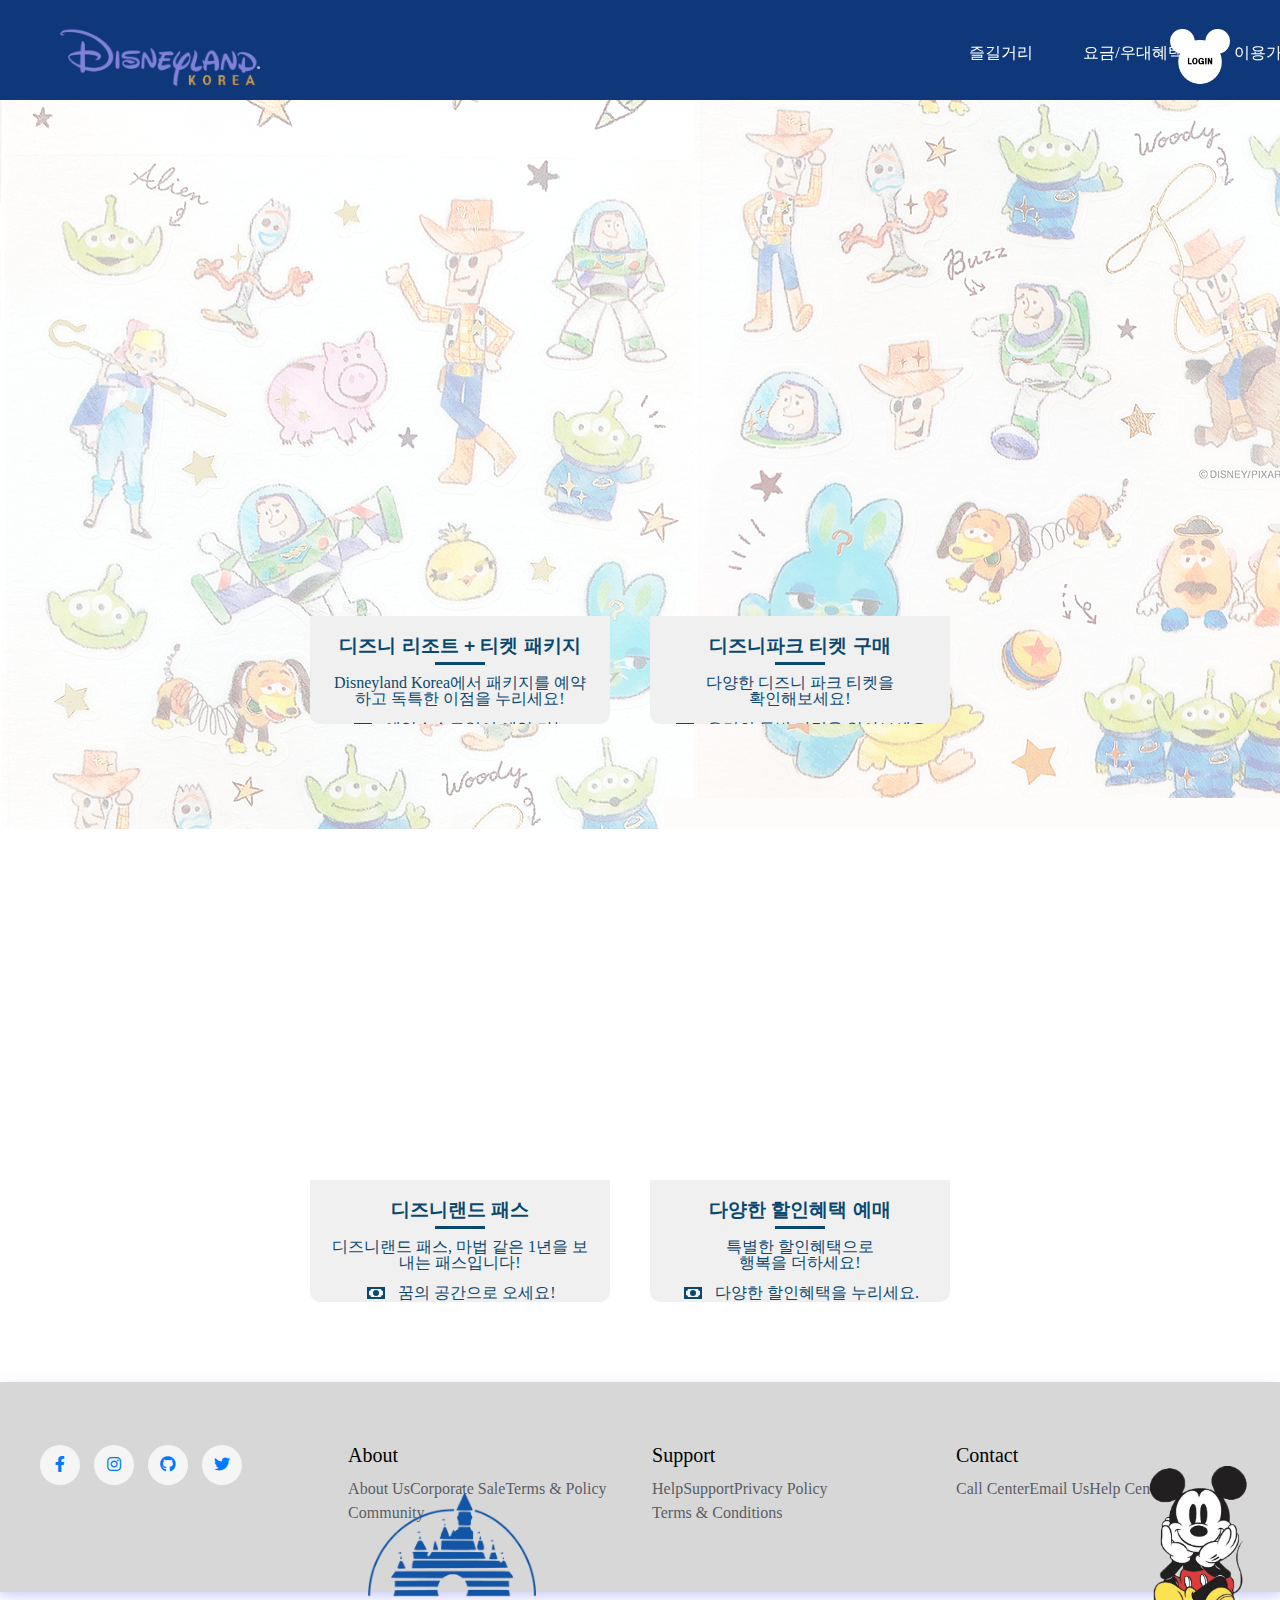
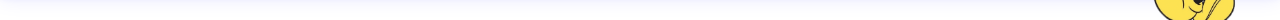
<file: booking.html>
<!DOCTYPE html>
<html lang="en">
<head>
  <meta charset="UTF-8">
  <meta name="viewport" content="width=device-width, initial-scale=1.0">
  <link rel="stylesheet" href="css/normalize.css">
  <link rel="stylesheet" href="css/booking.css">
  <link href="https://cdnjs.cloudflare.com/ajax/libs/font-awesome/6.0.0-beta3/css/all.min.css" rel="stylesheet">
  <script src="js/mouse.js"></script>
  <title>Document</title>
</head>
<body>
  <div id="wrap">
    <div id="nav">
      <div class="inner">
        <h1 class="logo">
          <a href="index.html">
            <img src="images/logo3.png" alt="disney" width="200" height="66">
          </a>
        </h1>
        <nav class="nav1">
          <ul class="gnb clear">
            <li><a href="#">즐길거리</a>
              <ul class="lnb" id="lnb1">
                <li><a href="sub_att.html">놀이기구</a></li>
                <li><a href="#">페스티벌</a></li>
                <li><a href="#">식당/쇼핑</a></li>
              </ul>
            </li>
            <li><a href="#">요금/우대혜택</a>
              <ul class="lnb" id="lnb2">
                <li><a href="#">이용요금</a></li>
                <li><a href="#">숙소요금</a></li>
                <li><a href="salepage.html">할인&혜택</a></li>
              </ul>
            </li>
            <li><a href="#">이용가이드</a>
              <ul class="lnb" id="lnb3">
                <li><a href="#">운영/운휴</a></li>
                <li><a href="#">이용안내</a></li>
                <li><a href="#">오시는길</a></li>
              </ul>
            </li>
            <li><a href="#">소통서비스</a>
              <ul class="lnb" id="lnb3">
                <li><a href="#">공지사항</a></li>
                <li><a href="#">FAQ</a></li>
                <li><a href="#">고객의소리</a></li>
              </ul>
            </li>
          </ul>
        </nav>
        <div class="login"><a href="login.html"><img src="images/login.png" alt="로그인 아이콘" width="60"></a></div>
      </div>
    </div><!--header end-->
    <header>
  
    </header><!--visual-slider end-->
  </div>
<div id="book_card">
<ul>
  <li class="booking-card" style="background-image: url(https://disneyland-hotel-disneyland-paris.booked.kr/data/Photos/1920x1080/15961/1596103/1596103812/Disneyland-Hotel-Chessy-Exterior.JPEG)">
    <div class="book-container">
      <div class="content">
        <button class="btn">Book now</button>
      </div>
    </div>
    <div class="informations-container">
      <h2 class="title">디즈니 리조트 + 티켓 패키지</h2>
      <p class="sub-title">Disneyland Korea에서 패키지를 예약하고 독특한 이점을 누리세요! </p>
      <p class="price"><svg class="icon" style="width:24px;height:24px" viewBox="0 0 24 24">
    <path fill="currentColor" d="M3,6H21V18H3V6M12,9A3,3 0 0,1 15,12A3,3 0 0,1 12,15A3,3 0 0,1 9,12A3,3 0 0,1 12,9M7,8A2,2 0 0,1 5,10V14A2,2 0 0,1 7,16H17A2,2 0 0,1 19,14V10A2,2 0 0,1 17,8H7Z" />
</svg>예약수수료없이 예약 가능</p>
      <div class="more-information">
        <div class="info-and-date-container">
          <div class="box info">
            <svg class="icon" style="width:24px;height:24px" viewBox="0 0 24 24">
      <path fill="currentColor" d="M11,9H13V7H11M12,20C7.59,20 4,16.41 4,12C4,7.59 7.59,4 12,4C16.41,4 20,7.59 20,12C20,16.41 16.41,20 12,20M12,2A10,10 0 0,0 2,12A10,10 0 0,0 12,22A10,10 0 0,0 22,12A10,10 0 0,0 12,2M11,17H13V11H11V17Z" />
  </svg>
            <p>무언가 적을 예정</p>
          </div>
          <div class="box date">
            <svg class="icon" style="width:24px;height:24px" viewBox="0 0 24 24">
      <path fill="currentColor" d="M19,19H5V8H19M16,1V3H8V1H6V3H5C3.89,3 3,3.89 3,5V19A2,2 0 0,0 5,21H19A2,2 0 0,0 21,19V5C21,3.89 20.1,3 19,3H18V1M17,12H12V17H17V12Z" />
  </svg>
            <p>2024.08.23</p>
          </div>
        </div>
        <p class="disclaimer">Lorem ipsum dolor sit amet consectetur, adipisicing elit. Quasi eveniet perferendis culpa. Expedita architecto nesciunt, rem distinctio</p>
        </div>
    </div>
  </li>
  <li class="booking-card" style="background-image: url(https://media-cdn.tripadvisor.com/media/photo-s/13/94/ea/17/disneyland-park.jpg);">
    <div class="book-container">
      <div class="content">
        <button class="btn" onclick="location.href='booking2.html' ";>Book now</button>
      </div>
    </div>
    <div class="informations-container">
      <h2 class="title">디즈니파크 티켓 구매</h2>
      <p class="sub-title">다양한 디즈니 파크 티켓을<br>확인해보세요!</p>
      <p class="price"><svg class="icon" style="width:24px;height:24px" viewBox="0 0 24 24">
    <path fill="currentColor" d="M3,6H21V18H3V6M12,9A3,3 0 0,1 15,12A3,3 0 0,1 12,15A3,3 0 0,1 9,12A3,3 0 0,1 12,9M7,8A2,2 0 0,1 5,10V14A2,2 0 0,1 7,16H17A2,2 0 0,1 19,14V10A2,2 0 0,1 17,8H7Z" />
</svg>우리의 특별 가격을 알아보세요</p>
      <div class="more-information">
        <div class="info-and-date-container">
          <div class="box info">
            <svg class="icon" style="width:24px;height:24px" viewBox="0 0 24 24">
      <path fill="currentColor" d="M11,9H13V7H11M12,20C7.59,20 4,16.41 4,12C4,7.59 7.59,4 12,4C16.41,4 20,7.59 20,12C20,16.41 16.41,20 12,20M12,2A10,10 0 0,0 2,12A10,10 0 0,0 12,22A10,10 0 0,0 22,12A10,10 0 0,0 12,2M11,17H13V11H11V17Z" />
  </svg>
            <p>무언가 적을 예정</p>
          </div>
          <div class="box date">
            <svg class="icon" style="width:24px;height:24px" viewBox="0 0 24 24">
      <path fill="currentColor" d="M19,19H5V8H19M16,1V3H8V1H6V3H5C3.89,3 3,3.89 3,5V19A2,2 0 0,0 5,21H19A2,2 0 0,0 21,19V5C21,3.89 20.1,3 19,3H18V1M17,12H12V17H17V12Z" />
  </svg>
            <p>2024</p>
          </div>
        </div>
        <p class="disclaimer">Lorem ipsum dolor sit amet consectetur, adipisicing elit. Quasi eveniet perferendis culpa. Expedita architecto nesciunt, rem distinctio</p>
        </div>
    </div>
  </li>
  <li class="booking-card" style="background-image: url(https://contents-cdn.viewus.co.kr/image/2023/06/CP-2022-0105/image-dbe8e3db-e8b3-4ff3-9813-3b0c51882545.jpeg);">
    <div class="book-container">
      <div class="content">
        <button class="btn" onclick="location.href='booking_annual.html' ";>Book now</button>
      </div>
    </div>
    <div class="informations-container">
      <h2 class="title">디즈니랜드 패스</h2>
      <p class="sub-title">디즈니랜드 패스, 마법 같은 1년을 보내는 패스입니다!</p>
      <p class="price"><svg class="icon" style="width:24px;height:24px" viewBox="0 0 24 24">
    <path fill="currentColor" d="M3,6H21V18H3V6M12,9A3,3 0 0,1 15,12A3,3 0 0,1 12,15A3,3 0 0,1 9,12A3,3 0 0,1 12,9M7,8A2,2 0 0,1 5,10V14A2,2 0 0,1 7,16H17A2,2 0 0,1 19,14V10A2,2 0 0,1 17,8H7Z" />
</svg>꿈의 공간으로 오세요!</p>
      <div class="more-information">
        <div class="info-and-date-container">
          <div class="box info">
            <svg class="icon" style="width:24px;height:24px" viewBox="0 0 24 24">
      <path fill="currentColor" d="M11,9H13V7H11M12,20C7.59,20 4,16.41 4,12C4,7.59 7.59,4 12,4C16.41,4 20,7.59 20,12C20,16.41 16.41,20 12,20M12,2A10,10 0 0,0 2,12A10,10 0 0,0 12,22A10,10 0 0,0 22,12A10,10 0 0,0 12,2M11,17H13V11H11V17Z" />
  </svg>
            <p>무언가 적을 예정</p>
          </div>
          <div class="box date">
            <svg class="icon" style="width:24px;height:24px" viewBox="0 0 24 24">
      <path fill="currentColor" d="M19,19H5V8H19M16,1V3H8V1H6V3H5C3.89,3 3,3.89 3,5V19A2,2 0 0,0 5,21H19A2,2 0 0,0 21,19V5C21,3.89 20.1,3 19,3H18V1M17,12H12V17H17V12Z" />
  </svg>
            <p>2024</p>
          </div>
        </div>
        <p class="disclaimer">Lorem ipsum dolor sit amet consectetur, adipisicing elit. Quasi eveniet perferendis culpa. Expedita architecto nesciunt, rem distinctio</p>
        </div>
    </div>
  </li>
  <li class="booking-card" style="background-image: url(https://contents-cdn.viewus.co.kr/image/2023/06/CP-2022-0105/image-03d3fb02-915c-4599-8df9-f9c8822887fd.jpeg);">
    <div class="book-container">
      <div class="content">
        <button class="btn">Book now</button>
      </div>
    </div>
    <div class="informations-container">
      <h2 class="title">다양한 할인혜택 예매</h2>
      <p class="sub-title">특별한 할인혜택으로<br>행복을 더하세요!</p>
      <p class="price"><svg class="icon" style="width:24px;height:24px" viewBox="0 0 24 24">
    <path fill="currentColor" d="M3,6H21V18H3V6M12,9A3,3 0 0,1 15,12A3,3 0 0,1 12,15A3,3 0 0,1 9,12A3,3 0 0,1 12,9M7,8A2,2 0 0,1 5,10V14A2,2 0 0,1 7,16H17A2,2 0 0,1 19,14V10A2,2 0 0,1 17,8H7Z" />
</svg>다양한 할인혜택을 누리세요.</p>
      <div class="more-information">
        <div class="info-and-date-container">
          <div class="box info">
            <svg class="icon" style="width:24px;height:24px" viewBox="0 0 24 24">
      <path fill="currentColor" d="M11,9H13V7H11M12,20C7.59,20 4,16.41 4,12C4,7.59 7.59,4 12,4C16.41,4 20,7.59 20,12C20,16.41 16.41,20 12,20M12,2A10,10 0 0,0 2,12A10,10 0 0,0 12,22A10,10 0 0,0 22,12A10,10 0 0,0 12,2M11,17H13V11H11V17Z" />
  </svg>
            <p>Centre Pompidou at PARIS</p>
          </div>
          <div class="box date">
            <svg class="icon" style="width:24px;height:24px" viewBox="0 0 24 24">
      <path fill="currentColor" d="M19,19H5V8H19M16,1V3H8V1H6V3H5C3.89,3 3,3.89 3,5V19A2,2 0 0,0 5,21H19A2,2 0 0,0 21,19V5C21,3.89 20.1,3 19,3H18V1M17,12H12V17H17V12Z" />
  </svg>
            <p>2024</p>
          </div>
        </div>
        <p class="disclaimer">Lorem ipsum dolor sit amet consectetur, adipisicing elit. Quasi eveniet perferendis culpa. Expedita architecto nesciunt, rem distinctio</p>
        </div>
    </div>
  </li>
</ul>
</div>
<footer class="footer_area">
  <div class="f_container">
      <div class="footer_widgets">
          <!-- Social Media -->
          <div class="social_media">
              <a href="#" class="social_icon" title="Facebook"><i class="fab fa-facebook-f"></i></a>
              <a href="#" class="social_icon" title="Instagram"><i class="fab fa-instagram"></i></a>
              <a href="#" class="social_icon" title="github"><i class="fab fa-github"></i></a>
              <a href="#" class="social_icon" title="Twitter"><i class="fab fa-twitter"></i></a>
          </div>
          <!-- Footer Sections -->
          <div class="footer_sections">
              <!-- About Section -->
              <div class="footer_section">
                  <h5 class="section_title">About</h5>
                  <ul>
                      <li><a href="#">About Us</a></li>
                      <li><a href="#">Corporate Sale</a></li>
                      <li><a href="#">Terms & Policy</a></li>
                      <li><a href="#">Community</a></li>
                  </ul>
              </div>
              <!-- Support Section -->
              <div class="footer_section">
                  <h5 class="section_title">Support</h5>
                  <ul>
                      <li><a href="#">Help</a></li>
                      <li><a href="#">Support</a></li>
                      <li><a href="#">Privacy Policy</a></li>
                      <li><a href="#">Terms & Conditions</a></li>
                  </ul>
              </div>
              <!-- Contact Section -->
              <div class="footer_section">
                  <h5 class="section_title">Contact</h5>
                  <ul>
                      <li><a href="#">Call Center</a></li>
                      <li><a href="#">Email Us</a></li>
                      <li><a href="#">Help Center</a></li>
                  </ul>
              </div>
          </div>
              
      </div>
<!-- mickey mouse -->
<div class="mickey_icon">
<img src="images/micky.png" alt="#" class="mickey_icon">
</div>
<!-- disney castle logo -->
<div>
<img src="images/pngwing.com.png" alt="#" class="Dcastle">
</div>
  </div>
</footer>  
  <script>
       
        function navigo() {
          const nav = document.querySelector('#nav');
          const hideStartPosition = 150; // 스크롤 위치가 이 값보다 클 때 메뉴를 숨김
          const fixedStartPosition = 100; // 스크롤 위치가 이 값보다 클 때 메뉴를 고정
    
          document.addEventListener('scroll', onScroll, { passive: true });
    
          function onScroll() {
            const scrollPosition = window.pageYOffset;
    
            if (scrollPosition >= fixedStartPosition) {
              nav.classList.add('fixed');
            } else {
              nav.classList.remove('fixed');
            }
    
            if (scrollPosition >= hideStartPosition) {
              nav.classList.add('hidden');
            } else {
              nav.classList.remove('hidden');
            }
          }
        }
    
        navigo();
    
        
    
    </script>
</body>
</html>
</file>
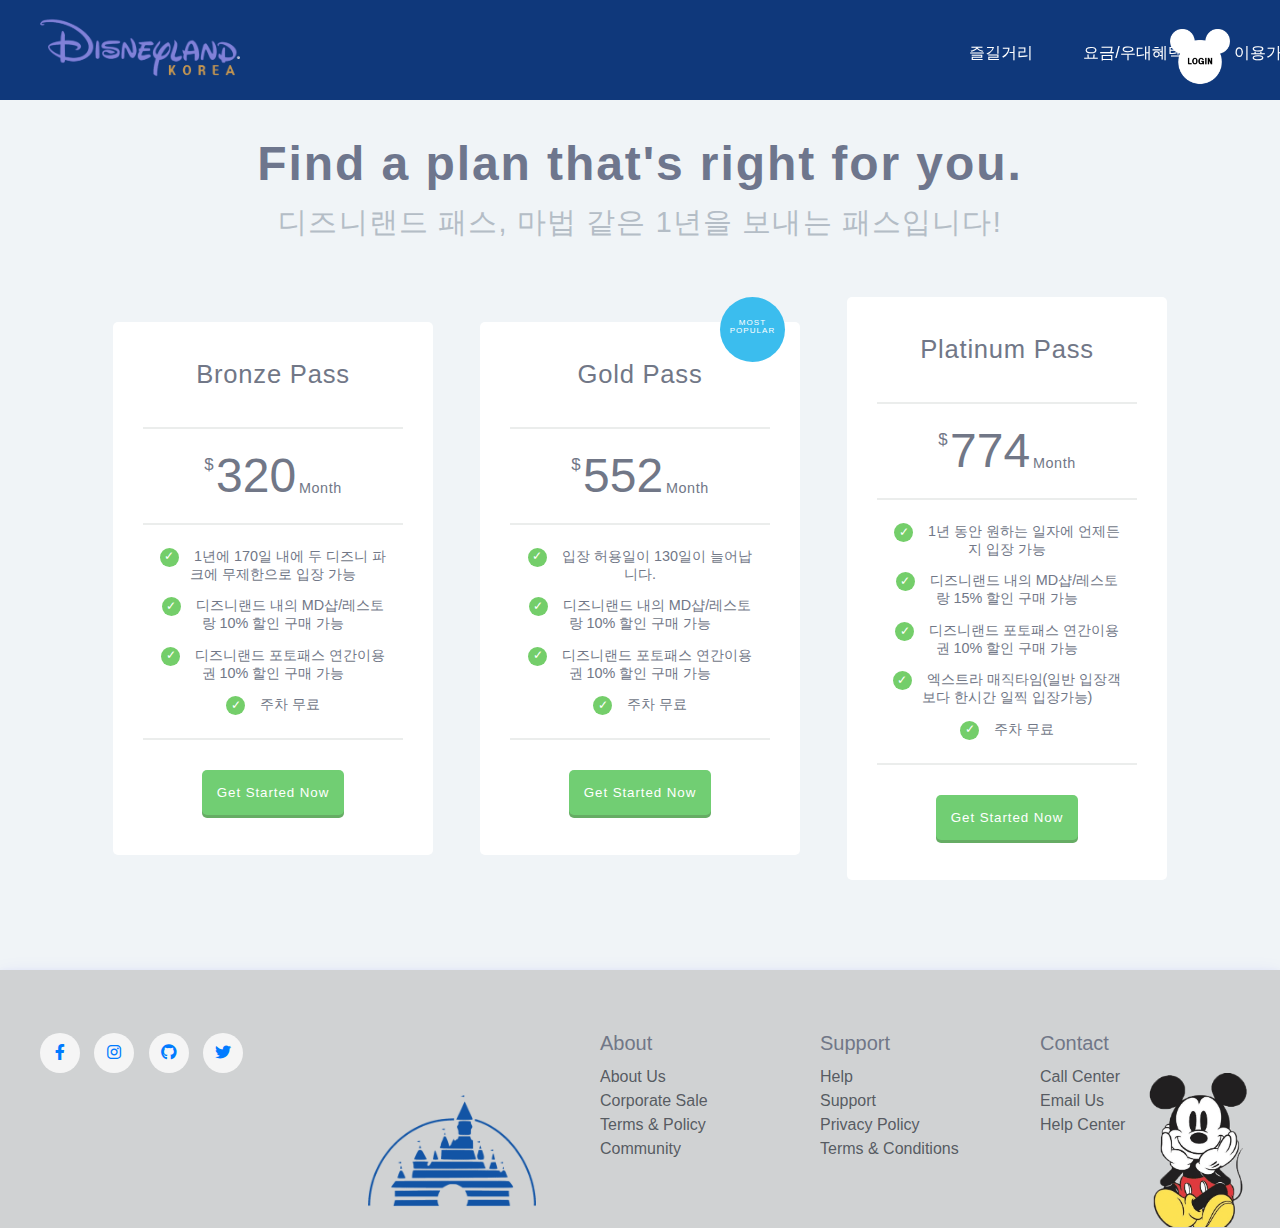
<file: booking_annual.html>
<!DOCTYPE html>
<html lang="en">
<head>
  <meta charset="UTF-8">
  <meta name="viewport" content="width=device-width, initial-scale=1.0">
  <link rel="stylesheet" href="css/normalize.css">
  <link rel="stylesheet" href="css/booking_annual.css">
  <link href="https://cdnjs.cloudflare.com/ajax/libs/font-awesome/6.0.0-beta3/css/all.min.css" rel="stylesheet">
  <script src="js/mouse.js"></script>
  <script src="https://code.jquery.com/jquery-3.6.0.min.js"></script>
  <title>Document</title>
</head>
<body>
  <div id="toTop"><a href="booking.html"><img src="images/지니.png" width="200"></a></div>
  <div id="wrap">
    <div id="nav">
      <div class="inner">
        <h1 class="logo">
          <a href="index.html">
            <img src="images/logo3.png" alt="disney" width="200" height="66">
          </a>
        </h1>
        <nav class="nav1">
          <ul class="gnb clear">
            <li><a href="#">즐길거리</a>
              <ul class="lnb" id="lnb1">
                <li><a href="sub_att.html">놀이기구</a></li>
                <li><a href="#">페스티벌</a></li>
                <li><a href="#">식당/쇼핑</a></li>
              </ul>
            </li>
            <li><a href="#">요금/우대혜택</a>
              <ul class="lnb" id="lnb2">
                <li><a href="#">이용요금</a></li>
                <li><a href="#">숙소요금</a></li>
                <li><a href="salepage.html">할인&혜택</a></li>
              </ul>
            </li>
            <li><a href="#">이용가이드</a>
              <ul class="lnb" id="lnb3">
                <li><a href="#">운영/운휴</a></li>
                <li><a href="#">이용안내</a></li>
                <li><a href="#">오시는길</a></li>
              </ul>
            </li>
            <li><a href="#">소통서비스</a>
              <ul class="lnb" id="lnb3">
                <li><a href="#">공지사항</a></li>
                <li><a href="#">FAQ</a></li>
                <li><a href="#">고객의소리</a></li>
              </ul>
            </li>
          </ul>
        </nav>
        <div class="login"><a href="login.html"><img src="images/login.png" alt="로그인 아이콘" width="60"></a></div>
      </div>
    </div><!--header end-->
    <header>
  
    </header><!--visual-slider end-->
  </div>
  <div class="pricingTable">
    <h2 class="pricingTable-title">Find a plan that's right for you.</h2>
    <h3 class="pricingTable-subtitle">디즈니랜드 패스, 마법 같은 1년을 보내는 패스입니다!</h3>
  
    <ul class="pricingTable-firstTable">
      <li class="pricingTable-firstTable_table">
        <h1 class="pricingTable-firstTable_table__header">Bronze Pass</h1>
        <p class="pricingTable-firstTable_table__pricing"><span>$</span><span>320</span><span>Month</span></p>
        <ul class="pricingTable-firstTable_table__options">
          <li>1년에 170일 내에 두 디즈니 파크에 무제한으로 입장 가능</li>
          <li>디즈니랜드 내의 MD샵/레스토랑 10% 할인 구매 가능</li>
          <li>디즈니랜드 포토패스 연간이용권 10% 할인 구매 가능</li>
          <li>주차 무료</li>
        </ul>
        <button class="pricingTable-firstTable_table__getstart">Get Started Now</button>
      </li>
      <li class="pricingTable-firstTable_table">
        <h1 class="pricingTable-firstTable_table__header">Gold Pass</h1>
        <p class="pricingTable-firstTable_table__pricing"><span>$</span><span>552</span><span>Month</span></p>
        <ul class="pricingTable-firstTable_table__options">
          <li>입장 허용일이 130일이 늘어납니다.</li>
          <li>디즈니랜드 내의 MD샵/레스토랑 10% 할인 구매 가능</li>
          <li>디즈니랜드 포토패스 연간이용권 10% 할인 구매 가능</li>
          <li>주차 무료</li>
        </ul>
        <button class="pricingTable-firstTable_table__getstart">Get Started Now</button>
      </li>
      <li class="pricingTable-firstTable_table">
        <h1 class="pricingTable-firstTable_table__header">Platinum Pass</h1>
        <p class="pricingTable-firstTable_table__pricing"><span>$</span><span>774</span><span>Month</span></p>
        <ul class="pricingTable-firstTable_table__options">
          <li>1년 동안 원하는 일자에 언제든지 입장 가능</li>
          <li>디즈니랜드 내의 MD샵/레스토랑 15% 할인 구매 가능</li>
          <li>디즈니랜드 포토패스 연간이용권 10% 할인 구매 가능</li>
          <li>엑스트라 매직타임(일반 입장객보다 한시간 일찍 입장가능)</li>
          <li>주차 무료</li>
        </ul>
        <button class="pricingTable-firstTable_table__getstart">Get Started Now</button>
      </li>
    </ul>
  </div>

  <footer class="footer_area">
    <div class="f_container">
        <div class="footer_widgets">
            <!-- Social Media -->
            <div class="social_media">
                <a href="#" class="social_icon" title="Facebook"><i class="fab fa-facebook-f"></i></a>
                <a href="#" class="social_icon" title="Instagram"><i class="fab fa-instagram"></i></a>
                <a href="#" class="social_icon" title="github"><i class="fab fa-github"></i></a>
                <a href="#" class="social_icon" title="Twitter"><i class="fab fa-twitter"></i></a>
            </div>
            <!-- Footer Sections -->
            <div class="footer_sections">
                <!-- About Section -->
                <div class="footer_section">
                    <h5 class="section_title">About</h5>
                    <ul>
                        <li><a href="#">About Us</a></li>
                        <li><a href="#">Corporate Sale</a></li>
                        <li><a href="#">Terms & Policy</a></li>
                        <li><a href="#">Community</a></li>
                    </ul>
                </div>
                <!-- Support Section -->
                <div class="footer_section">
                    <h5 class="section_title">Support</h5>
                    <ul>
                        <li><a href="#">Help</a></li>
                        <li><a href="#">Support</a></li>
                        <li><a href="#">Privacy Policy</a></li>
                        <li><a href="#">Terms & Conditions</a></li>
                    </ul>
                </div>
                <!-- Contact Section -->
                <div class="footer_section">
                    <h5 class="section_title">Contact</h5>
                    <ul>
                        <li><a href="#">Call Center</a></li>
                        <li><a href="#">Email Us</a></li>
                        <li><a href="#">Help Center</a></li>
                    </ul>
                </div>
            </div>
                
        </div>
  <!-- mickey mouse -->
  <div class="mickey_icon">
  <img src="images/micky.png" alt="#" class="mickey_icon">
  </div>
  <!-- disney castle logo -->
  <div>
  <img src="images/pngwing.com.png" alt="#" class="Dcastle">
  </div>
    </div>
  </footer>  
    <script>
         
          function navigo() {
            const nav = document.querySelector('#nav');
            const hideStartPosition = 150; // 스크롤 위치가 이 값보다 클 때 메뉴를 숨김
            const fixedStartPosition = 100; // 스크롤 위치가 이 값보다 클 때 메뉴를 고정
      
            document.addEventListener('scroll', onScroll, { passive: true });
      
            function onScroll() {
              const scrollPosition = window.pageYOffset;
      
              if (scrollPosition >= fixedStartPosition) {
                nav.classList.add('fixed');
              } else {
                nav.classList.remove('fixed');
              }
      
              if (scrollPosition >= hideStartPosition) {
                nav.classList.add('hidden');
              } else {
                nav.classList.remove('hidden');
              }
            }
          }
      
          navigo();
      
          (function ($) {
  function floatLabel(inputType) {
    $(inputType).each(function () {
      var $this = $(this);
      // on focus add cladd active to label
      $this.focus(function () {
        $this.next().addClass("active");
      });
      //on blur check field and remove class if needed
      $this.blur(function () {
        if ($this.val() === "" || $this.val() === "blank") {
          $this.next().removeClass();
        }
      });
    });
  }
  // just add a class of "floatLabel to the input field!"
  floatLabel(".floatLabel");
})(jQuery);


$(function () { // 보이기 | 숨기기 
      $(window).scroll(function () {
        if ($(this).scrollTop() > 50) { //250 넘으면 버튼이 보여짐니다. 
          $('#toTop').fadeIn();
          $('#toTop').css('left', $('#sidebar').offset().left); // #sidebar left:0 죄표 
        } else {
          $('#toTop').fadeOut();
        }
      });
      // 버튼 클릭시 
      // $("#toTop").click(function() { 
      // 	$('html, body').animate({ scrollTop : 0 // 0 까지 animation 이동합니다. 
      // 	}, 400); // 속도 400 return false; 
      // }); 
    });

      
</script>
  </body>
</html>
</file>
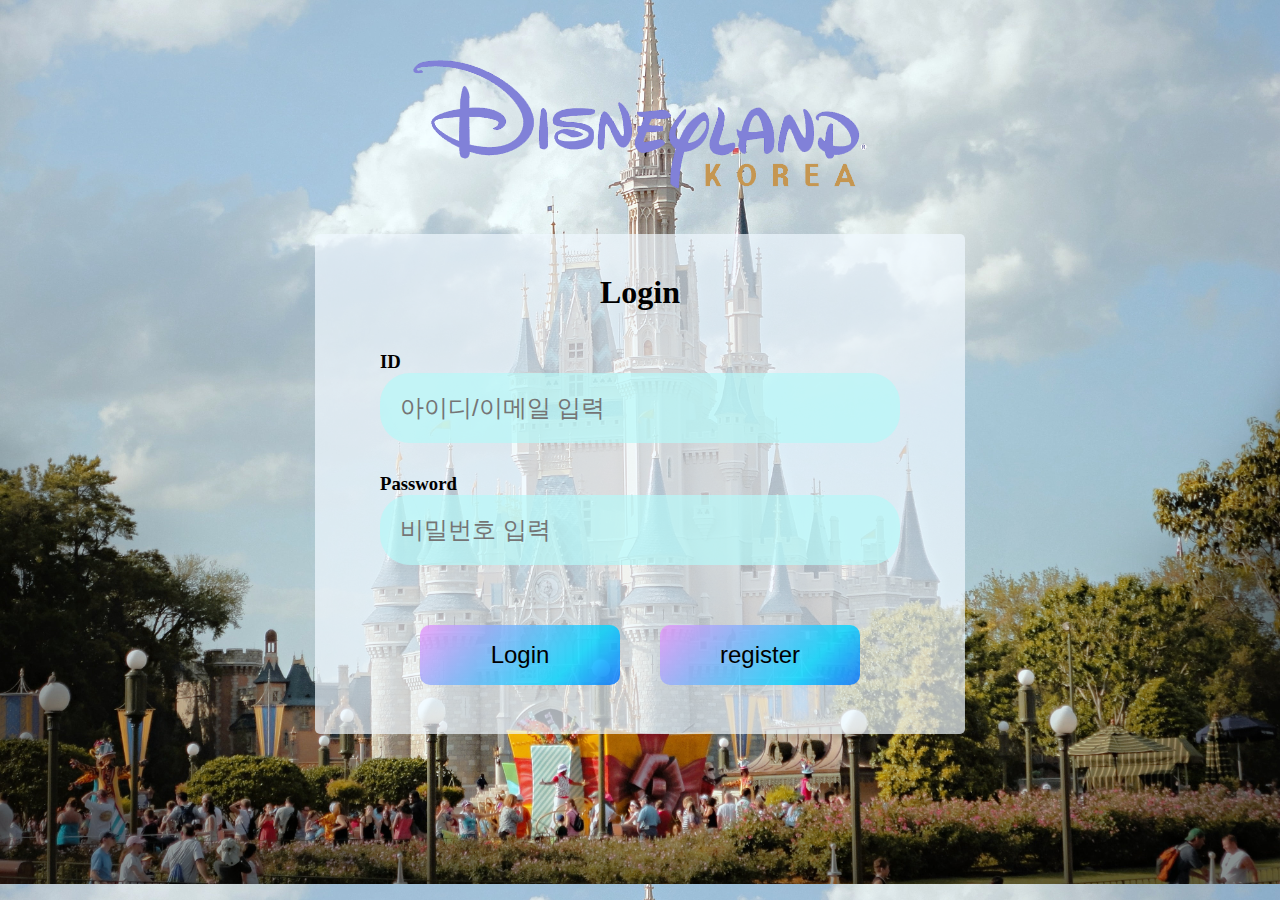
<file: login.html>
<!DOCTYPE html>
<html lang="ko">
  <head>
    <meta charset="UTF-8" />
    <meta name="viewport" content="width=device-width, initial-scale=1.0" />
    <title>Document</title>
    <link rel="stylesheet" href="css/login.css" />
  </head>
  <body>
      <div class="header">
        <a href="index.html"><img src="images/logo3.png" alt="logo" /></a>
      </div>
      <div class="login">
        <div class="loginheader">
          <h1>Login</h1>
        </div>

        <div class="loginmain">
          <h3>ID</h3>
          <input type="text" placeholder="아이디/이메일 입력" />
          <h3>Password</h3>
          <input type="password" placeholder="비밀번호 입력" />
        </div>

        <div class="button">
          <button>Login</button>
          <button><a href="회원가입url">register</a></button>
        </div>
      </div>
  </body>
</html>
</file>
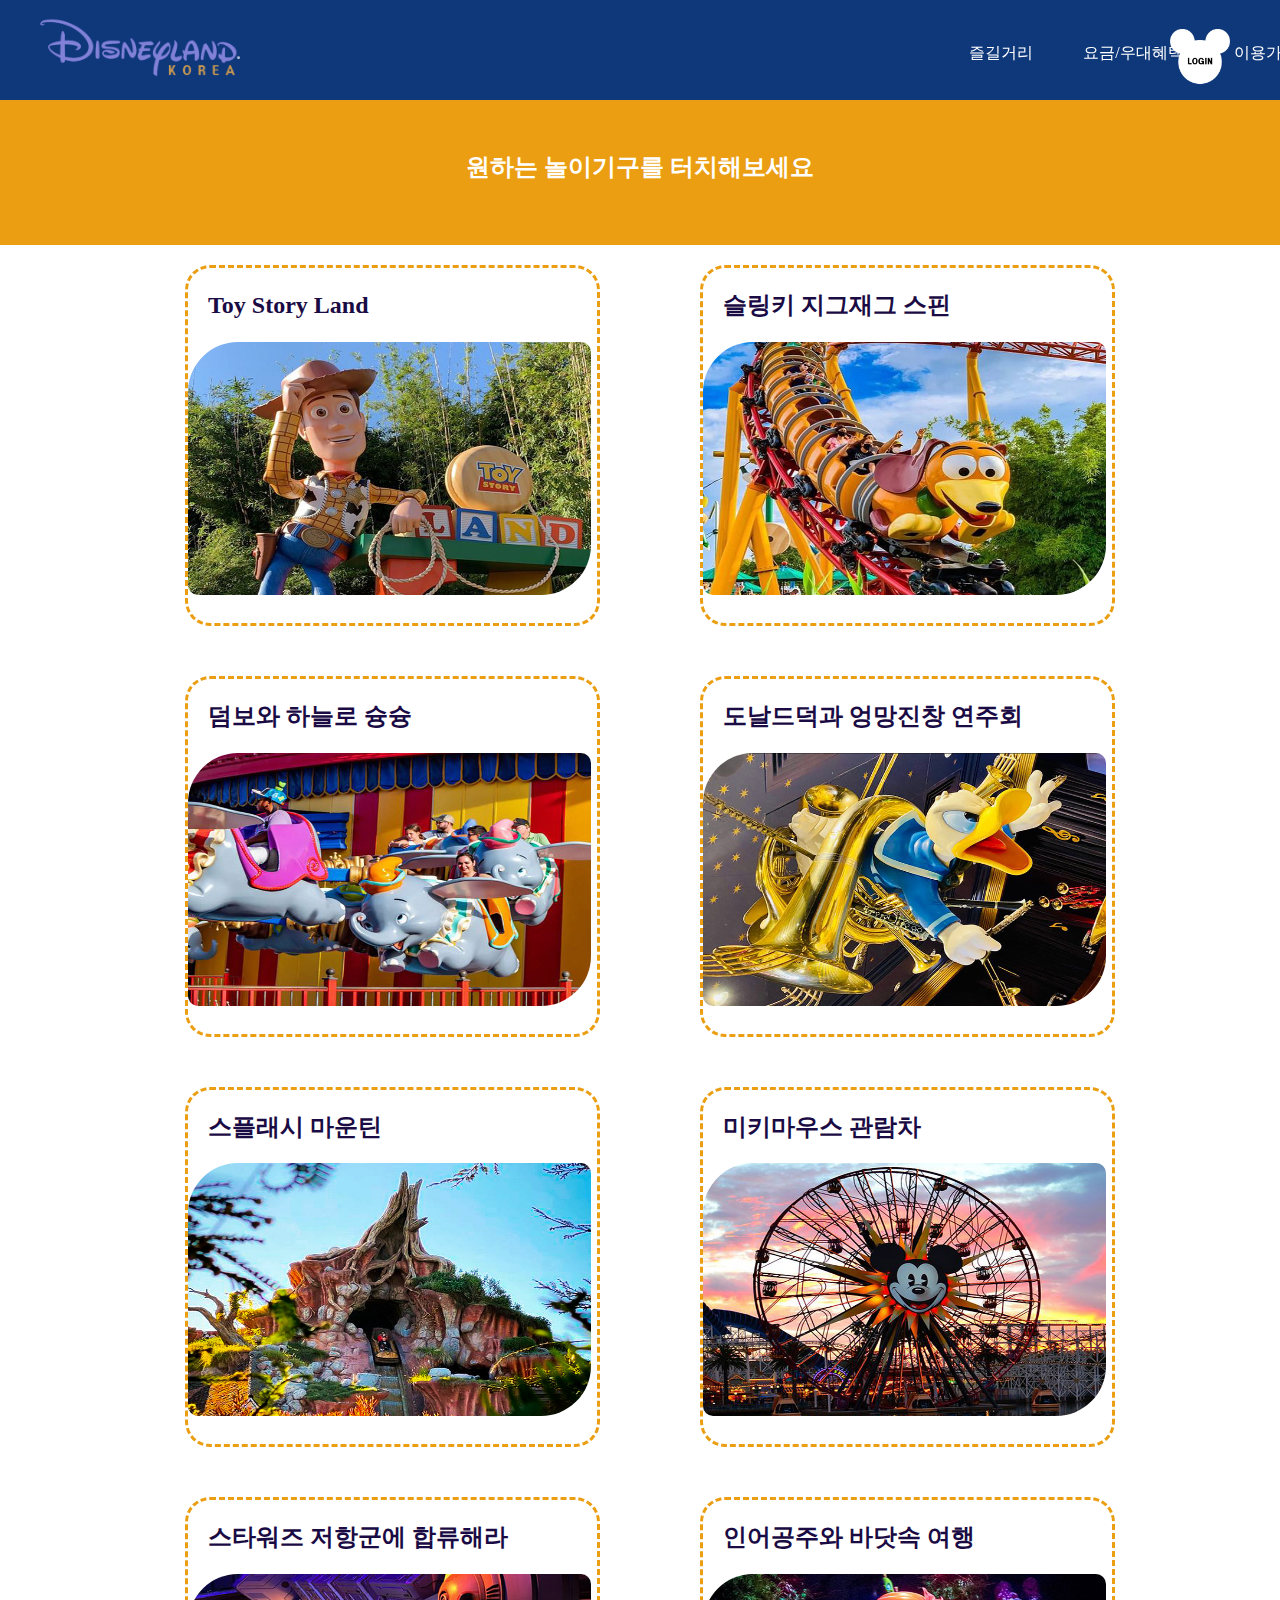
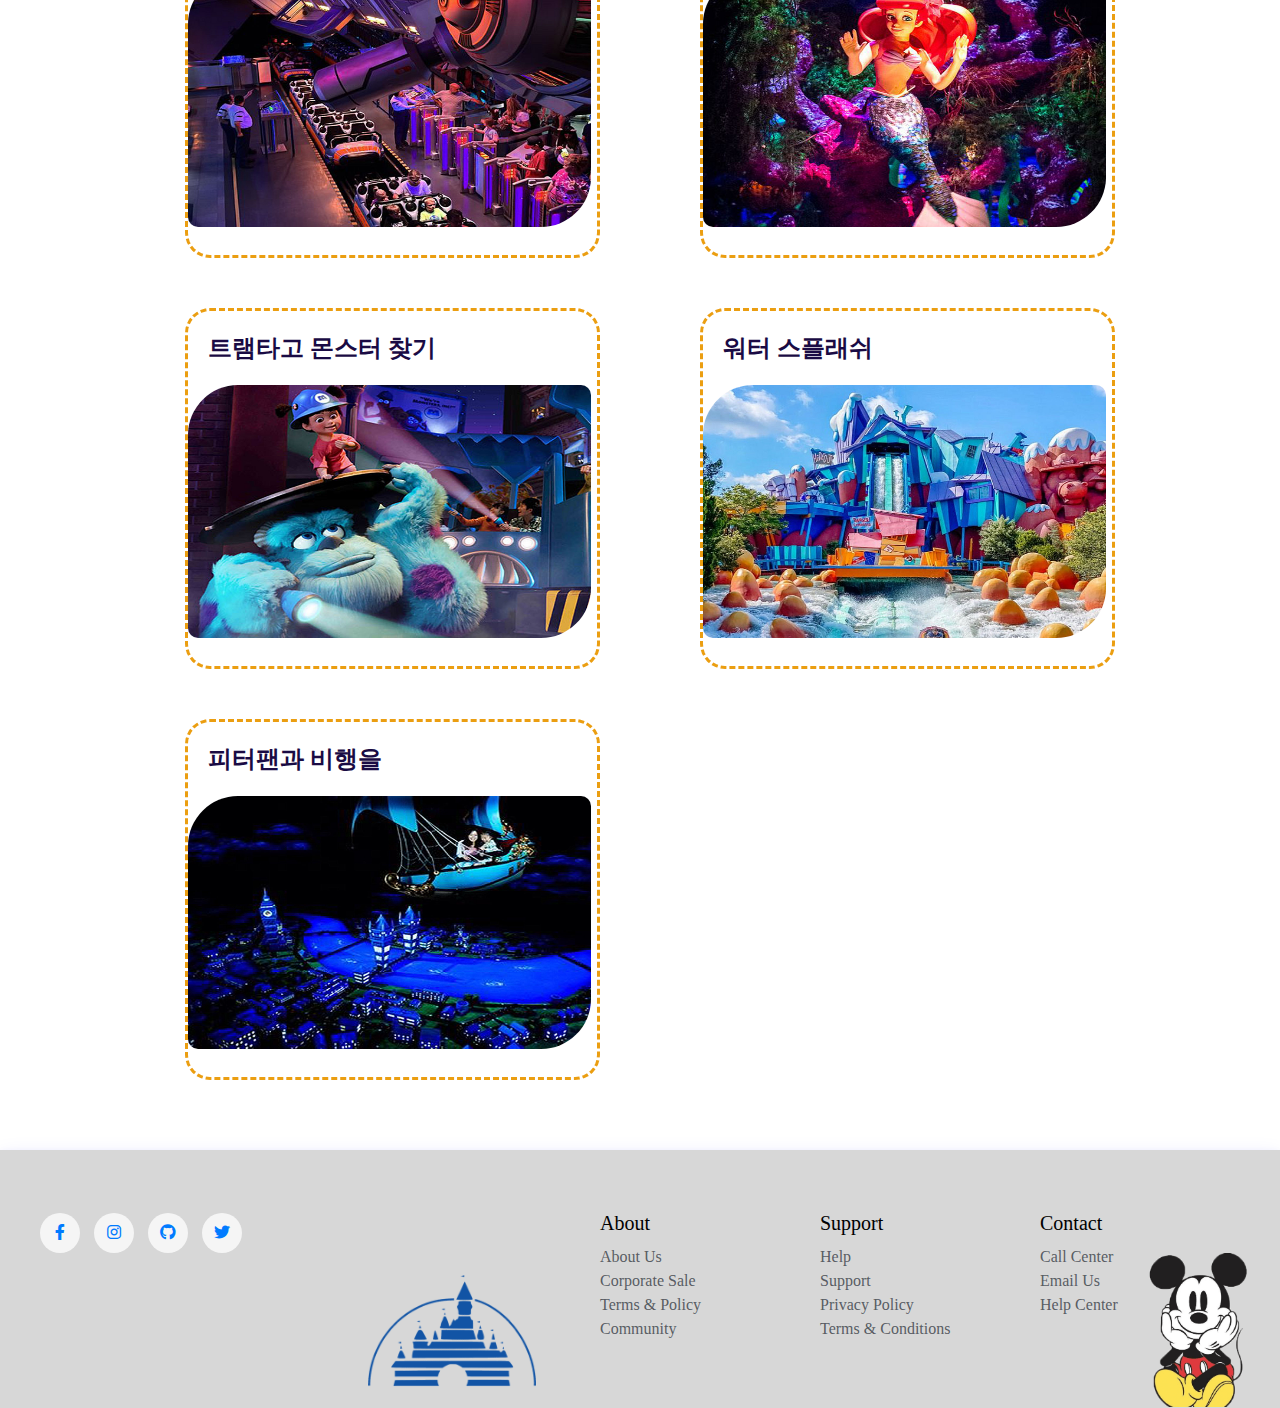
<file: sub_att.html>
<!DOCTYPE html>
<html lang="en">

<head>
  <meta charset="UTF-8" />
  <meta name="viewport" content="width=device-width, initial-scale=1.0" />
  <title>attraction</title>
  <link rel="stylesheet" href="css/normalize.css">
  <link rel="stylesheet" href="css/sub.css">
  <script src="https://cdnjs.cloudflare.com/ajax/libs/jquery/3.6.0/jquery.min.js"></script>
  <link href="https://cdnjs.cloudflare.com/ajax/libs/font-awesome/6.0.0-beta3/css/all.min.css" rel="stylesheet">
  <script src="js/mouse.js"></script>

<body>
  <div id="toTop"><a href="booking.html"><img src="images/지니.png" width="200"></a></div>
  <div id="wrap">
    <div id="nav">
      <div class="inner">
        <h1 class="logo">
          <a href="index.html">
            <img src="images/logo3.png" alt="disney" width="200" height="66">
          </a>
        </h1>
        <nav class="nav1">
          <ul class="gnb clear">
            <li><a href="#">즐길거리</a>
              <ul class="lnb" id="lnb1">
                <li><a href="sub_att.html">놀이기구</a></li>
                <li><a href="#">페스티벌</a></li>
                <li><a href="#">식당/쇼핑</a></li>
              </ul>
            </li>
            <li><a href="#">요금/우대혜택</a>
              <ul class="lnb" id="lnb2">
                <li><a href="#">이용요금</a></li>
                <li><a href="#">숙소요금</a></li>
                <li><a href="salepage.html">할인&혜택</a></li>
              </ul>
            </li>
            <li><a href="#">이용가이드</a>
              <ul class="lnb" id="lnb3">
                <li><a href="#">운영/운휴</a></li>
                <li><a href="#">이용안내</a></li>
                <li><a href="#">오시는길</a></li>
              </ul>
            </li>
            <li><a href="#">소통서비스</a>
              <ul class="lnb" id="lnb3">
                <li><a href="#">공지사항</a></li>
                <li><a href="#">FAQ</a></li>
                <li><a href="#">고객의소리</a></li>
              </ul>
            </li>
          </ul>
        </nav>
        <div class="login"><a href="login.html"><img src="images/login.png" alt="로그인 아이콘" width="60"></a></div>
      </div>
    </div><!--header end-->
    <header>

    </header><!--visual-slider end-->
  </div>
  <div id="box1">
    <h2>원하는 놀이기구를 터치해보세요</h2>
  </div>
  <div class="contain">
    <article>
      <div class="picture">
        <h2>Toy Story Land</h2>
        <img id="round" src="images/토이.jpg" alt="토이" />

        <div class="detail">
          <ul>
            <li>
              <strong>위치</strong> <br />
              <span>Worlds of Pixar</span>
            </li>
            <br />
            <li>
              <strong>이용 가능 신장</strong> <br />
              <span>전체</span>
            </li>
            <br />
            <li>
              <strong>대상 연령</strong> <br />
              <span>모든 연령</span>
            </li>
            <br />
            <li>
              <strong>놀이기구 유형</strong> <br />
              <span>저속 라이드, 회전, 4D 아케이드</span>
            </li>
            <br />
          </ul>
        </div>
      </div>
    </article>

    <article>
      <div class="picture">
        <h2>슬링키 지그재그 스핀</h2>
        <img id="round" src="images/강아지.jpg" alt="강아지" />

        <div class="detail">
          <ul>
            <li>
              <strong>위치</strong> <br />
              <span>Worlds of Pixar</span>
            </li>
            <br />
            <li>
              <strong>이용 가능 신장</strong> <br />
              <span>전체</span>
            </li>
            <br />
            <li>
              <strong>대상 연령</strong> <br />
              <span>만 1세 이상</span>
            </li>
            <br />
            <li>
              <strong>놀이기구 유형</strong> <br />
              <span>저속 라이드, 회전</span>
            </li>
            <br />
          </ul>
        </div>
      </div>
    </article>

    <article>
      <div class="picture">
        <h2>덤보와 하늘로 슝슝</h2>
        <img id="round" src="images/덤보.jpg" alt="덤보" />

        <div class="detail">
          <ul>
            <li>
              <strong>위치</strong> <br />
              <span>Magic Kingdom Park</span>
            </li>
            <br />
            <li>
              <strong>이용 가능 신장</strong> <br />
              <span>전체</span>
            </li>
            <br />
            <li>
              <strong>대상 연령</strong> <br />
              <span>모든 연령</span>
            </li>
            <br />
            <li>
              <strong>놀이기구 유형</strong> <br />
              <span>저속 라이드, 회전</span>
            </li>
            <br />
          </ul>
        </div>
      </div>
    </article>
    <article>
      <div class="picture">
        <h2>도날드덕과 엉망진창 연주회</h2>
        <img id="round" src="images/도날드.jpg" alt="도날드" />

        <div class="detail">
          <ul>
            <li>
              <strong>위치</strong> <br />
              <span>Magic Kingdom Park</span>
            </li>
            <br />
            <li>
              <strong>이용 가능 신장</strong> <br />
              <span>전체</span>
            </li>
            <br />
            <li>
              <strong>대상 연령</strong> <br />
              <span>모든 연령</span>
            </li>
            <br />
            <li>
              <strong>놀이기구 유형</strong> <br />
              <span>연주회</span>
            </li>
            <br />
          </ul>
        </div>
      </div>
    </article>
    <article>
      <div class="picture">
        <h2>스플래시 마운틴</h2>
        <img id="round" src="images/후룸.jpg" alt="후룸" />

        <div class="detail">
          <ul>
            <li>
              <strong>위치</strong> <br />
              <span>Hollywood Studios</span>
            </li>
            <br />
            <li>
              <strong>소요시간</strong> <br />
              <span>약 10분</span>
            </li>
            <br />
            <li>
              <strong>대상 연령</strong> <br />
              <span>모든 연령</span>
            </li>
            <br />
            <li>
              <strong>놀이기구 유형</strong> <br />
              <span>어두운 동굴, 스피드, 스릴</span>
            </li>
            <br />
          </ul>
        </div>
      </div>
    </article>
    <article>
      <div class="picture">
        <h2>미키마우스 관람차</h2>
        <img id="round" src="images/미키.jpg" alt="미키" />

        <div class="detail">
          <ul>
            <li>
              <strong>위치</strong> <br />
              <span>Magic Kingdom Park</span>
            </li>
            <br />
            <li>
              <strong>이용 가능 신장</strong> <br />
              <span>전체</span>
            </li>
            <br />
            <li>
              <strong>대상 연령</strong> <br />
              <span>모든 연령</span>
            </li>
            <br />
            <li>
              <strong>놀이기구 유형</strong> <br />
              <span>저속 라이드, 회전</span>
            </li>
            <br />
          </ul>
        </div>
      </div>
    </article>
    <article>
      <div class="picture">
        <h2>스타워즈 저항군에 합류해라</h2>
        <img id="round" src="images/우주.jpg" alt="우주" />

        <div class="detail">
          <ul>
            <li>
              <strong>위치</strong> <br />
              <span>Hollywood Studios</span>
            </li>
            <br />
            <li>
              <strong>이용 가능 신장</strong> <br />
              <span>120cm 이상</span>
            </li>
            <br />
            <li>
              <strong>대상 연령</strong> <br />
              <span>만 7세 이상</span>
            </li>
            <br />
            <li>
              <strong>놀이기구 유형</strong> <br />
              <span>낙하, 고속 라이드, 어두움, 큰 음향</span>
            </li>
            <br />
          </ul>
        </div>
      </div>
    </article>
    <article>
      <div class="picture">
        <h2>인어공주와 바닷속 여행</h2>
        <img id="round" src="images/에리얼.jpg" alt="에리얼" />

        <div class="detail">
          <ul>
            <li>
              <strong>위치</strong> <br />
              <span>Magic Kingdom Park</span>
            </li>
            <br />
            <li>
              <strong>이용 가능 신장</strong> <br />
              <span>전체</span>
            </li>
            <br />
            <li>
              <strong>대상 연령</strong> <br />
              <span>모든 연령</span>
            </li>
            <br />
            <li>
              <strong>놀이기구 유형</strong> <br />
              <span>저속 라이드</span>
            </li>
            <br />
          </ul>
        </div>
      </div>
    </article>
    <article>
      <div class="picture">
        <h2>트램타고 몬스터 찾기</h2>
        <img id="round" src="images/몬스터.jpg" alt="몬스터" />

        <div class="detail">
          <ul>
            <li>
              <strong>위치</strong> <br />
              <span>Worlds of Pixar</span>
            </li>
            <br />
            <li>
              <strong>소요 시간</strong> <br />
              <span>약 4분</span>
            </li>
            <br />
            <li>
              <strong>정원</strong> <br />
              <span>9명(1열에 성인2 7세미만 아동 1명까지)</span>
            </li>
            <br />
            <li>
              <strong>놀이기구 유형</strong> <br />
              <span>어두운 실내, 큰 소리, 저속 라이드, 회전</span>
            </li>
            <br />
          </ul>
        </div>
      </div>
    </article>
    <article>
      <div class="picture">
        <h2>워터 스플래쉬</h2>
        <img id="round" src="images/워터.jpg" alt="워터" />

        <div class="detail">
          <ul>
            <li>
              <strong>위치</strong> <br />
              <span>Worlds of Pixar</span>
            </li>
            <br />
            <li>
              <strong>이용 가능 신장</strong> <br />
              <span>120cm 이상</span>
            </li>
            <br />
            <li>
              <strong>대상 연령</strong> <br />
              <span>만 7세 이상</span>
            </li>
            <br />
            <li>
              <strong>놀이기구 유형</strong> <br />
              <span>고속 라이드, 낙하 </span>
            </li>
            <br />
          </ul>
        </div>
      </div>
    </article>
    <article>
      <div class="picture">
        <h2>피터팬과 비행을</h2>
        <img id="round" src="images/피터팬1.jpg" alt="피터팬" />

        <div class="detail">
          <ul>
            <li>
              <strong>위치</strong> <br />
              <span>Magic Kingdom Park</span>
            </li>
            <br />
            <li>
              <strong>이용 가능 신장</strong> <br />
              <span>전체</span>
            </li>
            <br />
            <li>
              <strong>대상 연령</strong> <br />
              <span>모든 연령</span>
            </li>
            <br />
            <li>
              <strong>놀이기구 유형</strong> <br />
              <span>저속 라이드, 회전</span>
            </li>
            <br />
          </ul>
        </div>
      </div>
  </div>
  </article>
  <footer class="footer_area">
    <div class="f_container">
      <div class="footer_widgets">
        <!-- Social Media -->
        <div class="social_media">
          <a href="#" class="social_icon" title="Facebook"><i class="fab fa-facebook-f"></i></a>
          <a href="#" class="social_icon" title="Instagram"><i class="fab fa-instagram"></i></a>
          <a href="#" class="social_icon" title="github"><i class="fab fa-github"></i></a>
          <a href="#" class="social_icon" title="Twitter"><i class="fab fa-twitter"></i></a>
        </div>
        <!-- Footer Sections -->
        <div class="footer_sections">
          <!-- About Section -->
          <div class="footer_section">
            <h5 class="section_title">About</h5>
            <ul>
              <li><a href="#">About Us</a></li>
              <li><a href="#">Corporate Sale</a></li>
              <li><a href="#">Terms & Policy</a></li>
              <li><a href="#">Community</a></li>
            </ul>
          </div>
          <!-- Support Section -->
          <div class="footer_section">
            <h5 class="section_title">Support</h5>
            <ul>
              <li><a href="#">Help</a></li>
              <li><a href="#">Support</a></li>
              <li><a href="#">Privacy Policy</a></li>
              <li><a href="#">Terms & Conditions</a></li>
            </ul>
          </div>
          <!-- Contact Section -->
          <div class="footer_section">
            <h5 class="section_title">Contact</h5>
            <ul>
              <li><a href="#">Call Center</a></li>
              <li><a href="#">Email Us</a></li>
              <li><a href="#">Help Center</a></li>
            </ul>
          </div>
        </div>

      </div>
      <!-- mickey mouse -->
      <div class="mickey_icon">
        <img src="images/micky.png" alt="#" class="mickey_icon">
      </div>
      <!-- disney castle logo -->
      <div>
        <img src="images/pngwing.com.png" alt="#" class="Dcastle">
      </div>
    </div>
  </footer>
  </div>
  <script>

    function navigo() {
      const nav = document.querySelector('#nav');
      const hideStartPosition = 150; // 스크롤 위치가 이 값보다 클 때 메뉴를 숨김
      const fixedStartPosition = 100; // 스크롤 위치가 이 값보다 클 때 메뉴를 고정

      document.addEventListener('scroll', onScroll, { passive: true });

      function onScroll() {
        const scrollPosition = window.pageYOffset;

        if (scrollPosition >= fixedStartPosition) {
          nav.classList.add('fixed');
        } else {
          nav.classList.remove('fixed');
        }

        if (scrollPosition >= hideStartPosition) {
          nav.classList.add('hidden');
        } else {
          nav.classList.remove('hidden');
        }
      }
    }

    navigo();

    $(function () { // 보이기 | 숨기기 
      $(window).scroll(function () {
        if ($(this).scrollTop() > 50) { //250 넘으면 버튼이 보여짐니다. 
          $('#toTop').fadeIn();
          $('#toTop').css('left', $('#sidebar').offset().left); // #sidebar left:0 죄표 
        } else {
          $('#toTop').fadeOut();
        }
      });
      // 버튼 클릭시 
      // $("#toTop").click(function() { 
      // 	$('html, body').animate({ scrollTop : 0 // 0 까지 animation 이동합니다. 
      // 	}, 400); // 속도 400 return false; 
      // }); 
    });

    document.addEventListener('DOMContentLoaded', function () {
      const items = document.querySelectorAll('.item');

      items.forEach(item => {
        item.addEventListener('click', function () {
          items.forEach(i => i.classList.remove('clicked'));
          this.classList.add('clicked');
        });
        item.addEventListener('mouseout', function () {
          this.classList.remove('clicked');
        });
      });
    });

  </script>
</body>
</file>
<file: css/booking.css>
@charset "utf-8";


* {
  margin: 0;
  padding: 0;
  font-family: "Sofia", sans-serif;
}
a {text-decoration: none;}
.inner_container {width: 100%; }




/* 헤더 */
body {

  height:1000px;
  margin: 0px;
  padding: 0;
  background-image: url(../images/toystory.png);
  background-repeat: no-repeat;
}
#wrap{
  height: 100px;
  background-color: rgba(15, 56, 123);
}
#nav {
  height: 100px;
  width: 100%;
  position: fixed;
  top: 0;
  left: 0;
  z-index: 1000;
  transition: transform 0.5s ease, opacity 0.5s ease, background-color 0.5s ease;
}

#nav.hidden {
  transform: translateY(-100px);
  opacity: 0;
}

#nav.show {
  transform: translateY(0);
  opacity: 1;
}

#nav.fixed {
  background-color: rgba(15, 56, 123,0.9);
  transform: translateY(0);
  opacity: 1;
}

#nav .logo {
  position: absolute;
  left: 40px;
  top: 15px;
}

#nav .login {
  position: absolute;
  right: 50px;
  top: 29px;
}

#nav .nav1 {
  position: absolute;
  top: 35px;
  left: 50%;
  transform: translateX(58%); /* Center nav1 horizontally */
  width: auto; /* Allow width to adjust based on content */
}

#nav .nav1 ul {
  display: flex;
  padding: 0;
  margin: 0;
}

#nav .nav1 li {
  list-style: none;
  position: relative;
  padding: 0 15px; /* Space between menu items */
}

#nav .nav1 li a {
  text-decoration: none;
  color: white;
  display: block;
  padding: 10px; /* Add padding for better spacing */
}

#nav .nav1 li ul.lnb {
  position: absolute;
  top: 100%; /* Position it below the parent menu item */
  left: 0;
  background: rgba(0, 0, 0, 0.9);
  padding: 5px 0; /* Reduced padding for narrower menu */
  list-style: none;
  border-radius: 5px;
  min-width: 150px; /* Reduced width for the sub-menu */
  box-shadow: 0px 4px 8px rgba(0, 0, 0, 0.3); /* Add shadow for better visibility */
  display: none; /* Hide sub-menu by default */
}

#nav .nav1 li:hover ul.lnb {
  display: block; /* Show sub-menu on hover */

}
#nav .nav1 li:hover ul#lnb1  {
  margin-left: -18px;
}
#nav .nav1 li:hover ul#lnb2  {
  margin-left: 0px;
}
#nav .nav1 li:hover ul#lnb3  {
  margin-left: -10px;
}

#nav .nav1 li ul.lnb li {
  padding: 5px 10px;
}

#nav .nav1 li ul.lnb li a {
  color: #fff;
  text-align: center; /* Align text to the left */
}

/* 테마파크와 리조트 */


h2 {
  color: #0a4870;
  font-weight: 500;
}

#book_card{
margin: 90px 0 0 290px;

}

ul {
  display: flex;
  flex-wrap: wrap;
  list-style: none;
  padding: 0;
}
ul .booking-card {
  position: relative;
  width: 300px;
  display: flex;
  flex: 0 0 300px;
  flex-direction: column;
  margin: 20px;
  margin-bottom: 30px;
  -webkit-border-radius: 10px;
  -moz-border-radius: 10px;
  border-radius: 10px;
  overflow: hidden;
  background-position: center center;
  background-size: cover;
  text-align: center;
  color: #0a4870;
  transition: 0.3s;
}
ul .booking-card::before {
  content: "";
  position: absolute;
  top: 0;
  left: 0;
  right: 0;
  bottom: 0;
  background: rgba(10, 72, 112, 0);
  transition: 0.3s;
}
ul .booking-card .book-container {
  height: 200px;
}
ul .booking-card .book-container .content {
  position: relative;
  opacity: 0;
  display: flex;
  align-items: center;
  justify-content: center;
  height: 100%;
  width: 100%;
  transform: translateY(-200px);
  transition: 0.3s;
}
ul .booking-card .book-container .content .btn {
  border: 3px solid white;
  padding: 10px 15px;
  background: none;
  text-transform: uppercase;
  font-weight: bold;
  font-size: 1.3em;
  color: white;
  cursor: pointer;
  transition: 0.3s;
}
ul .booking-card .book-container .content .btn:hover {
  background: white;
  border: 0px solid white;
  color: #0a4870;
}
ul .booking-card .informations-container {
  flex: 1 0 auto;
  padding: 20px;
  background: #f0f0f0;
  transform: translateY(206px);
  transition: 0.3s;
}
ul .booking-card .informations-container .title {
  position: relative;
  padding-bottom: 10px;
  margin-bottom: 10px;
  font-weight: bold;
  font-size: 1.2em;
}
ul .booking-card .informations-container .title::after {
  content: "";
  position: absolute;
  bottom: 0;
  left: 0;
  right: 0;
  height: 3px;
  width: 50px;
  margin: auto;
  background: #0a4870;
}
ul .booking-card .informations-container .price {
  display: flex;
  align-items: center;
  justify-content: center;
  margin-top: 10px;
}
ul .booking-card .informations-container .price .icon {
  margin-right: 10px;
}
ul .booking-card .informations-container .more-information {
  opacity: 0;
  transition: 0.3s;
}
ul .booking-card .informations-container .more-information .info-and-date-container {
  display: flex;
}
ul .booking-card .informations-container .more-information .info-and-date-container .box {
  flex: 1 0;
  padding: 15px;
  margin-top: 20px;
  -webkit-border-radius: 10px;
  -moz-border-radius: 10px;
  border-radius: 10px;
  background: white;
  font-weight: bold;
  font-size: 0.9em;
}
ul .booking-card .informations-container .more-information .info-and-date-container .box .icon {
  margin-bottom: 5px;
}
ul .booking-card .informations-container .more-information .info-and-date-container .box.info {
  color: #ec992c;
  margin-right: 10px;
}
ul .booking-card .informations-container .more-information .disclaimer {
  margin-top: 20px;
  font-size: 0.8em;
  color: #7d7d7d;
}
ul .booking-card:hover::before {
  background: rgba(10, 72, 112, 0.6);
}
ul .booking-card:hover .book-container .content {
  opacity: 1;
  transform: translateY(0px);
}
ul .booking-card:hover .informations-container {
  transform: translateY(0px);
}
ul .booking-card:hover .informations-container .more-information {
  opacity: 1;
}

@media (max-width: 768px) {
  ul .booking-card::before {
    background: rgba(10, 72, 112, 0.6);
  }
  ul .booking-card .book-container .content {
    opacity: 1;
    transform: translateY(0px);
  }
  ul .booking-card .informations-container {
    transform: translateY(0px);
  }
  ul .booking-card .informations-container .more-information {
    opacity: 1;
  }
}
.credits {
  display: table;
  background: #0a4870;
  color: white;
  line-height: 25px;
  margin: 10px auto;
  padding: 20px;
  -webkit-border-radius: 10px;
  -moz-border-radius: 10px;
  border-radius: 10px;
  text-align: center;
}
.credits a {
  color: #e3ebf1;
}

h1 {
  margin: 10px 20px;
}

/* Footer Styles */
.footer_area {
  background-color: #afafaf80;
  padding: 63px 20px;
  box-shadow: 0 4px 8px rgba(0, 0, 255, 0.1), 0 6px 20px rgba(0, 0, 255, 0.1);
  position: relative;
  top: 50px;
}

.f_container {
  max-width: 1200px;
  margin: 0 auto;
}

.footer_widgets {
  display: flex;
  flex-wrap: wrap;
  justify-content: space-between;
}

.social_media {
  margin-bottom: 20px;
}

.social_icon {
  display: inline-block;
  width: 40px;
  height: 40px;
  border-radius: 50%;
  background-color: #f5f5f5;
  color: #007bff;
  text-align: center;
  line-height: 40px;
  margin-right: 10px;
  transition: background-color 0.3s, color 0.3s;
  text-decoration: none;
}

.social_icon:hover {
  background-color: #a1b4ff93;
  color: #ffffff;
}

.footer_sections {
  display: flex;
  flex-wrap: wrap;
  gap: 20px;
}

.footer_section {
  flex: 1;
  min-width: 200px;
}

.section_title {
  font-size: 1.25rem;
  margin-bottom: 1rem;
}

.footer_section ul {
  list-style: none;
  padding: 0;
  margin: 0;
}

.footer_section ul li {
  margin-bottom: 0.5rem;
}

.footer_section ul li a {
  color: #41464ddb;
  text-decoration: none;
}

.footer_section ul li a:hover {
  text-decoration: underline;
}
.mickey_icon{
  position: absolute;
  right: 1rem;
  top: 40%;
  width: 100px;
  height: auto;
}
.Dcastle{
  position: absolute;
  left: 22rem;
  width: 200px;
  top: 45%;
}
</file>
<file: css/booking_annual.css>
@charset "utf-8";


* {
  margin: 0;
  padding: 0;
  font-family: "Sofia", sans-serif;
}
a {text-decoration: none;}
.inner_container {width: 100%; }


/* TOP */
#toTop {
	position: fixed; 	/* 포지션 고정 */
	bottom: 300px; 		/* 밑에서 100px */
	display: none; 		/* 보여지지 없음 - 기본적으로 안보여지게 */
	z-index: 9999; 		/* 포지션을 먼저 지정후 z-좌표(레이어) : 9999입니다. */
  left: 87%;
}

/* 헤더 */
body {

  height:1000px;
  margin: 0px;
  padding: 0;
 /* background-image: url(../images/toystory.png); */
  background-repeat: no-repeat;
 
}
#wrap{
  height: 100px;
  background-color: rgba(15, 56, 123);
}
#nav {
  height: 100px;
  width: 100%;
  position: fixed;
  top: 0;
  left: 0;
  z-index: 1000;
  transition: transform 0.5s ease, opacity 0.5s ease, background-color 0.5s ease;
}

#nav.hidden {
  transform: translateY(-100px);
  opacity: 0;
}

#nav.show {
  transform: translateY(0);
  opacity: 1;
}

#nav.fixed {
  background-color: rgba(15, 56, 123,0.9);
  transform: translateY(0);
  opacity: 1;
}

#nav .logo {
  position: absolute;
  left: 40px;
  top: 15px;
}

#nav .login {
  position: absolute;
  right: 50px;
  top: 29px;
}

#nav .nav1 {
  position: absolute;
  top: 35px;
  left: 50%;
  transform: translateX(58%); /* Center nav1 horizontally */
  width: auto; /* Allow width to adjust based on content */
}

#nav .nav1 ul {
  display: flex;
  padding: 0;
  margin: 0;
}

#nav .nav1 li {
  list-style: none;
  position: relative;
  padding: 0 15px; /* Space between menu items */
}

#nav .nav1 li a {
  text-decoration: none;
  color: white;
  display: block;
  padding: 10px; /* Add padding for better spacing */
}

#nav .nav1 li ul.lnb {
  position: absolute;
  top: 100%; /* Position it below the parent menu item */
  left: 0;
  background: rgba(0, 0, 0, 0.9);
  padding: 5px 0; /* Reduced padding for narrower menu */
  list-style: none;
  border-radius: 5px;
  min-width: 150px; /* Reduced width for the sub-menu */
  box-shadow: 0px 4px 8px rgba(0, 0, 0, 0.3); /* Add shadow for better visibility */
  display: none; /* Hide sub-menu by default */
}

#nav .nav1 li:hover ul.lnb {
  display: block; /* Show sub-menu on hover */

}
#nav .nav1 li:hover ul#lnb1  {
  margin-left: -18px;
}
#nav .nav1 li:hover ul#lnb2  {
  margin-left: 0px;
}
#nav .nav1 li:hover ul#lnb3  {
  margin-left: -10px;
}

#nav .nav1 li ul.lnb li {
  padding: 5px 10px;
}

#nav .nav1 li ul.lnb li a {
  color: #fff;
  text-align: center; /* Align text to the left */
}

.pricingTable {
  margin: 40px auto;
}
.pricingTable > .pricingTable-title {
  text-align: center;
  color: #6e768d;
  font-size: 3em;
  font-size: 300%;
  margin-bottom: 20px;
  letter-spacing: 0.04em;
}
.pricingTable > .pricingTable-subtitle {
  text-align: center;
  color: #b4bdc6;
  font-size: 1.8em;
  letter-spacing: 0.04em;
  margin-bottom: 60px;
}
@media screen and (max-width: 480px) {
  .pricingTable > .pricingTable-subtitle {
    margin-bottom: 30px;
  }
}
.pricingTable-firstTable {
  list-style: none;
  padding-left: 2em;
  padding-right: 2em;
  text-align: center;
}
.pricingTable-firstTable_table {
  vertical-align: middle;
  width: 31%;
  background-color: #ffffff;
  display: inline-block;
  padding: 0px 30px 40px;
  text-align: center;
  max-width: 320px;
  transition: all 0.3s ease;
  border-radius: 5px;
}
@media screen and (max-width: 767px) {
  .pricingTable-firstTable_table {
    display: block;
    width: 90%;
    margin: 0 auto;
    max-width: 90%;
    margin-bottom: 20px;
    padding: 10px;
    padding-left: 20px;
  }
}
@media screen and (max-width: 767px) {
  .pricingTable-firstTable_table > * {
    display: inline-block;
    vertical-align: middle;
  }
}
@media screen and (max-width: 480px) {
  .pricingTable-firstTable_table > * {
    display: block;
    float: none;
  }
}
@media screen and (max-width: 767px) {
  .pricingTable-firstTable_table:after {
    display: table;
    content: "";
    clear: both;
  }
}
.pricingTable-firstTable_table:hover {
  transform: scale(1.08);
}
@media screen and (max-width: 767px) {
  .pricingTable-firstTable_table:hover {
    transform: none;
  }
}
.pricingTable-firstTable_table:not(:last-of-type) {
  margin-right: 3.5%;
}
@media screen and (max-width: 767px) {
  .pricingTable-firstTable_table:not(:last-of-type) {
    margin-right: auto;
  }
}
.pricingTable-firstTable_table:nth-of-type(2) {
  position: relative;
}
@media screen and (max-width: 767px) {
  .pricingTable-firstTable_table:nth-of-type(2) h1 {
    padding-top: 8%;
  }
}
.pricingTable-firstTable_table:nth-of-type(2):before {
  content: "Most Popular";
  position: absolute;
  color: white;
  display: block;
  background-color: #3bbdee;
  text-align: center;
  right: 15px;
  top: -25px;
  height: 65px;
  width: 65px;
  border-radius: 50%;
  box-sizing: border-box;
  font-size: 0.5em;
  padding-top: 22px;
  text-transform: uppercase;
  letter-spacing: 0.13em;
  transition: all 0.5s ease;
}
@media screen and (max-width: 988px) {
  .pricingTable-firstTable_table:nth-of-type(2):before {
    font-size: 0.6em;
  }
}
@media screen and (max-width: 767px) {
  .pricingTable-firstTable_table:nth-of-type(2):before {
    left: 10px;
    width: 45px;
    height: 45px;
    top: -10px;
    padding-top: 13px;
  }
}
@media screen and (max-width: 480px) {
  .pricingTable-firstTable_table:nth-of-type(2):before {
    font-size: 0.8em;
  }
}
.pricingTable-firstTable_table:nth-of-type(2):hover:before {
  transform: rotate(360deg);
}
.pricingTable-firstTable_table__header {
  font-size: 1.6em;
  padding: 40px 0px;
  border-bottom: 2px solid #ebedec;
  letter-spacing: 0.03em;
}
@media screen and (max-width: 1068px) {
  .pricingTable-firstTable_table__header {
    font-size: 1.45em;
  }
}
@media screen and (max-width: 767px) {
  .pricingTable-firstTable_table__header {
    padding: 0px;
    border-bottom: none;
    float: left;
    width: 33%;
    padding-top: 3%;
    padding-bottom: 2%;
  }
}
@media screen and (max-width: 610px) {
  .pricingTable-firstTable_table__header {
    font-size: 1.3em;
  }
}
@media screen and (max-width: 480px) {
  .pricingTable-firstTable_table__header {
    float: none;
    width: 100%;
    font-size: 1.8em;
    margin-bottom: 5px;
  }
}
.pricingTable-firstTable_table__pricing {
  font-size: 3em;
  padding: 30px 0px;
  border-bottom: 2px solid #ebedec;
  line-height: 0.7;
}
@media screen and (max-width: 1068px) {
  .pricingTable-firstTable_table__pricing {
    font-size: 2.8em;
  }
}
@media screen and (max-width: 767px) {
  .pricingTable-firstTable_table__pricing {
    border-bottom: none;
    padding: 0;
    float: left;
    clear: left;
    width: 33%;
  }
}
@media screen and (max-width: 610px) {
  .pricingTable-firstTable_table__pricing {
    font-size: 2.4em;
  }
}
@media screen and (max-width: 480px) {
  .pricingTable-firstTable_table__pricing {
    float: none;
    width: 100%;
    font-size: 3em;
    margin-bottom: 10px;
  }
}
.pricingTable-firstTable_table__pricing span:first-of-type {
  font-size: 0.35em;
  vertical-align: top;
  letter-spacing: 0.15em;
}
@media screen and (max-width: 1068px) {
  .pricingTable-firstTable_table__pricing span:first-of-type {
    font-size: 0.3em;
  }
}
.pricingTable-firstTable_table__pricing span:last-of-type {
  vertical-align: bottom;
  font-size: 0.3em;
  letter-spacing: 0.04em;
  padding-left: 0.2em;
}
@media screen and (max-width: 1068px) {
  .pricingTable-firstTable_table__pricing span:last-of-type {
    font-size: 0.25em;
  }
}
.pricingTable-firstTable_table__options {
  list-style: none;
  padding: 15px;
  font-size: 0.9em;
  border-bottom: 2px solid #ebedec;
}
@media screen and (max-width: 1068px) {
  .pricingTable-firstTable_table__options {
    font-size: 0.85em;
  }
}
@media screen and (max-width: 767px) {
  .pricingTable-firstTable_table__options {
    border-bottom: none;
    padding: 0;
    margin-right: 10%;
  }
}
@media screen and (max-width: 610px) {
  .pricingTable-firstTable_table__options {
    font-size: 0.7em;
    margin-right: 8%;
  }
}
@media screen and (max-width: 480px) {
  .pricingTable-firstTable_table__options {
    font-size: 1.3em;
    margin-right: none;
    margin-bottom: 10px;
  }
}
.pricingTable-firstTable_table__options > li {
  padding: 8px 0px;
}
@media screen and (max-width: 767px) {
  .pricingTable-firstTable_table__options > li {
    text-align: left;
  }
}
@media screen and (max-width: 610px) {
  .pricingTable-firstTable_table__options > li {
    padding: 5px 0;
  }
}
@media screen and (max-width: 480px) {
  .pricingTable-firstTable_table__options > li {
    text-align: center;
  }
}
.pricingTable-firstTable_table__options > li:before {
  content: "✓";
  display: inline-flex;
  margin-right: 15px;
  color: white;
  background-color: #74ce6a;
  border-radius: 50%;
  width: 15px;
  height: 15px;
  font-size: 0.8em;
  padding: 2px;
  align-items: center;
  justify-content: center;
}
@media screen and (max-width: 1068px) {
  .pricingTable-firstTable_table__options > li:before {
    width: 14px;
    height: 14px;
    padding: 1.5px;
  }
}
@media screen and (max-width: 767px) {
  .pricingTable-firstTable_table__options > li:before {
    width: 12px;
    height: 12px;
  }
}
.pricingTable-firstTable_table__getstart {
  color: white;
  border: 0;
  background-color: #71ce73;
  margin-top: 30px;
  border-radius: 5px;
  cursor: pointer;
  padding: 15px;
  box-shadow: 0px 3px 0px 0px #66ac64;
  letter-spacing: 0.07em;
  transition: all 0.4s ease;
}
@media screen and (max-width: 1068px) {
  .pricingTable-firstTable_table__getstart {
    font-size: 0.95em;
  }
}
@media screen and (max-width: 767px) {
  .pricingTable-firstTable_table__getstart {
    margin-top: 0;
  }
}
@media screen and (max-width: 610px) {
  .pricingTable-firstTable_table__getstart {
    font-size: 0.9em;
    padding: 10px;
  }
}
@media screen and (max-width: 480px) {
  .pricingTable-firstTable_table__getstart {
    font-size: 1em;
    width: 50%;
    margin: 10px auto;
  }
}
.pricingTable-firstTable_table__getstart:hover {
  transform: translateY(-10px);
  box-shadow: 0px 40px 29px -19px rgba(102, 172, 100, 0.9);
}
@media screen and (max-width: 767px) {
  .pricingTable-firstTable_table__getstart:hover {
    transform: none;
    box-shadow: none;
  }
}
.pricingTable-firstTable_table__getstart:active {
  box-shadow: inset 0 0 10px 1px #66a564, 0px 40px 29px -19px rgba(102, 172, 100, 0.95);
  transform: scale(0.95) translateY(-9px);
}
@media screen and (max-width: 767px) {
  .pricingTable-firstTable_table__getstart:active {
    transform: scale(0.95) translateY(0);
    box-shadow: none;
  }
}

body {
  font-family: "Montserrat", sans-serif;
  font-size: 100%;
  background-color: #f0f4f7;
  color: #717787;
}
@media screen and (max-width: 960px) {
  body {
    font-size: 80%;
  }
}
@media screen and (max-width: 776px) {
  body {
    font-size: 70%;
  }
}
@media screen and (max-width: 496px) {
  body {
    font-size: 50%;
  }
}
@media screen and (max-width: 320px) {
  body {
    font-size: 40%;
  }
}

* {
  padding: 0;
  margin: 0;
  box-sizing: border-box;
}


/* Footer Styles */
.footer_area {
  background-color: #afafaf80;
  padding: 63px 20px;
  box-shadow: 0 4px 8px rgba(0, 0, 255, 0.1), 0 6px 20px rgba(0, 0, 255, 0.1);
  position: relative;
  top: 50px;
}

.f_container {
  max-width: 1200px;
  margin: 0 auto;
}

.footer_widgets {
  display: flex;
  flex-wrap: wrap;
  justify-content: space-between;
}

.social_media {
  margin-bottom: 20px;
}

.social_icon {
  display: inline-block;
  width: 40px;
  height: 40px;
  border-radius: 50%;
  background-color: #f5f5f5;
  color: #007bff;
  text-align: center;
  line-height: 40px;
  margin-right: 10px;
  transition: background-color 0.3s, color 0.3s;
  text-decoration: none;
}

.social_icon:hover {
  background-color: #a1b4ff93;
  color: #ffffff;
}

.footer_sections {
  display: flex;
  flex-wrap: wrap;
  gap: 20px;
}

.footer_section {
  flex: 1;
  min-width: 200px;
}

.section_title {
  font-size: 1.25rem;
  margin-bottom: 1rem;
}

.footer_section ul {
  list-style: none;
  padding: 0;
  margin: 0;
}

.footer_section ul li {
  margin-bottom: 0.5rem;
}

.footer_section ul li a {
  color: #41464ddb;
  text-decoration: none;
}

.footer_section ul li a:hover {
  text-decoration: underline;
}
.mickey_icon{
  position: absolute;
  right: 1rem;
  top: 40%;
  width: 100px;
  height: auto;
}
.Dcastle{
  position: absolute;
  left: 22rem;
  width: 200px;
  top: 45%;
}
</file>
<file: css/login.css>
*{
  margin: 0;
  padding: 0;
  box-sizing: border-box;
}

a{
  text-decoration: none;
  color: black;
}

body{
  background-image: url("../images/wallpaer\ \(5\).jpg");
  background-size: cover;
}


.header{
  width: 100%;
  display: flex;
  justify-content: center;
  margin-top: 50px;
  margin-bottom: 30px;
}
.header img {
  height: 150px;
}
.login{
  margin: 0 auto;
  display: flex;
  flex-direction: column;
  align-items: center;
  width: 650px;
  height: 500px;
  background-color: rgba(240, 248, 255, 0.7);
  border-radius: 5px;
}

.loginheader{
  display: block;
  margin: 40px;
}

.loginmain{
  display: block;
  width: 80%;
}

.loginmain > input{
  height: 70px;
  width: 100%;
  border-radius: 30px;
  margin-bottom: 30px;
  font-size: x-large;
  padding: 20px;
  background-color: rgba(182, 248, 248, 0.7);
  border: 0;
}

.button{
  margin-top: 30px;
  margin-bottom: 30px;
  width: 500px;
  height: 60px;
  display: flex;
  justify-content: center;
}

.button button{
  margin: 0 20px;
  width: 200px;
  height: 60px;
  font-size: x-large;
  border-radius: 10px;
  background: rgb(234,148,251);
  background: linear-gradient(135deg, rgba(234,148,251,0.8) 0%, rgba(0,212,255,0.8) 73%, rgba(0,107,255,0.8) 100%);
  border: 0;
}

.button button :hover{
  background: rgba(0,0,0,0);
  border-radius: 10px;
}

.button :hover{
  background: rgb(234,148,251);
  background: linear-gradient(135deg, rgba(234,148,251,1) 0%, rgba(0,212,255,1) 73%, rgba(0,107,255,1) 100%);
  transition: 0.7s;
}
</file>
<file: css/sub.css>
@charset "utf-8";

a {text-decoration: none;}
.inner_container {width: 100%; }

/* TOP */
#toTop {
	position: fixed; 	/* 포지션 고정 */
	bottom: 300px; 		/* 밑에서 100px */
	display: none; 		/* 보여지지 없음 - 기본적으로 안보여지게 */
	z-index: 9999; 		/* 포지션을 먼저 지정후 z-좌표(레이어) : 9999입니다. */
  left: 87%;
}

/* 헤더 */
body {
  height:1000px;
  margin: 0;
  padding: 0;
}
#wrap{
  height: 100px;
  background-color: rgba(15, 56, 123);
}
#nav {
  height: 100px;
  width: 100%;
  position: fixed;
  top: 0;
  left: 0;
  z-index: 1000;
  transition: transform 0.5s ease, opacity 0.5s ease, background-color 0.5s ease;
}

#nav.hidden {
  transform: translateY(-100px);
  opacity: 0;
}

#nav.show {
  transform: translateY(0);
  opacity: 1;
}

#nav.fixed {
  background-color: rgba(15, 56, 123,0.9);
  transform: translateY(0);
  opacity: 1;
}

#nav .logo {
  position: absolute;
  left: 40px;
  top: 15px;
}

#nav .login {
  position: absolute;
  right: 50px;
  top: 29px;
}

#nav .nav1 {
  position: absolute;
  top: 35px;
  left: 50%;
  transform: translateX(58%); /* Center nav1 horizontally */
  width: auto; /* Allow width to adjust based on content */
}

#nav .nav1 ul {
  display: flex;
  padding: 0;
  margin: 0;
}

#nav .nav1 li {
  list-style: none;
  position: relative;
  padding: 0 15px; /* Space between menu items */
}

#nav .nav1 li a {
  text-decoration: none;
  color: white;
  display: block;
  padding: 10px; /* Add padding for better spacing */
}

#nav .nav1 li ul.lnb {
  position: absolute;
  top: 100%; /* Position it below the parent menu item */
  left: 0;
  background: rgba(0, 0, 0, 0.9);
  padding: 5px 0; /* Reduced padding for narrower menu */
  list-style: none;
  border-radius: 5px;
  min-width: 150px; /* Reduced width for the sub-menu */
  box-shadow: 0px 4px 8px rgba(0, 0, 0, 0.3); /* Add shadow for better visibility */
  display: none; /* Hide sub-menu by default */
}

#nav .nav1 li:hover ul.lnb {
  display: block; /* Show sub-menu on hover */

}
#nav .nav1 li:hover ul#lnb1  {
  margin-left: -18px;
}
#nav .nav1 li:hover ul#lnb2  {
  margin-left: 0px;
}
#nav .nav1 li:hover ul#lnb3  {
  margin-left: -10px;
}

#nav .nav1 li ul.lnb li {
  padding: 5px 10px;
}

#nav .nav1 li ul.lnb li a {
  color: #fff;
  text-align: center; /* Align text to the left */
}
/* header{height: 100px;} */

#miki {
  top: -62px;
}

#menu > ul > li > ul > li:hover {
background-color: rgb(157, 134, 241, 0);
transition: ease 1s;
}

#box1 {
  background-color: rgb(235, 158, 17);
  height: 145px;
  
    }

#box1 > h2{
  color: white;
  text-align: center;
  padding-top: 55px;
  margin-top: 0;
}

.contain {
  margin: 0 auto;
  padding: 0px;
  display: grid;
  grid-template-columns: repeat(2, 1fr);
  grid-gap: 10px 60px;
  max-width: 950px;
}

.picture {
  display: inline-block;
  border-radius: 25px;
  width: 409px;
  border: 3px dashed rgb(235, 158, 17);
  margin: 20px;
  cursor: pointer;
  transition: all .4s;
  position: relative;
}

    .picture:active {
  transform: translateX(3px) translateY(3px);
  box-shadow: 3px 3px 3px #7b7c76;
}


h2 {
  padding: 5px 20px;
  color: #1a0b44;
}

#round {
  border-top-left-radius: 50px;
  border-top-right-radius: 10px;
  border-bottom-right-radius: 50px;
  border-bottom-left-radius: 10px;
  width: 403px;
  height: 253px;
  margin-right: 20px;
  margin-bottom: 5px;
}

.detail>ul {
  list-style: none;
  padding-left: 20px;
}

.detail>ul>li {
  line-height: 24px;
}

.detail>ul>li>strong {
  color: rgb(235, 158, 17);
  font-size: 20px;
}

.detail>ul>li>span {
  color: #1a0b44;
  font-size: 17px;
}


.detail {
  height: 20px;
}

.detail ul {
  opacity: 0;
  position: absolute;
  transform: translateX(-200px);
}

.picture:hover .detail {
  animation: ani1 1s forwards;
}

.picture:hover .detail ul {
  animation: ani2 1s forwards;
  animation-delay: 0.2s;
}

@keyframes ani1 {
  0% {
    height: 20px;
  }

  100% {
    height: 280px;
  }
}

@keyframes ani2 {
  0% {
    opacity: 0;
    transform: translateY(-200px);
  }

  100% {
    opacity: 1;
    transform: translateY(0px);
  }
}

/* Footer Styles */
.footer_area {
  background-color: #afafaf80;
  padding: 63px 20px;
  box-shadow: 0 4px 8px rgba(0, 0, 255, 0.1), 0 6px 20px rgba(0, 0, 255, 0.1);
  position: relative;
  top: 50px;
}

.f_container {
  max-width: 1200px;
  margin: 0 auto;
}

.footer_widgets {
  display: flex;
  flex-wrap: wrap;
  justify-content: space-between;
}

.social_media {
  margin-bottom: 20px;
}

.social_icon {
  display: inline-block;
  width: 40px;
  height: 40px;
  border-radius: 50%;
  background-color: #f5f5f5;
  color: #007bff;
  text-align: center;
  line-height: 40px;
  margin-right: 10px;
  transition: background-color 0.3s, color 0.3s;
  text-decoration: none;
}

.social_icon:hover {
  background-color: #a1b4ff93;
  color: #ffffff;
}

.footer_sections {
  display: flex;
  flex-wrap: wrap;
  gap: 20px;
}

.footer_section {
  flex: 1;
  min-width: 200px;
}

.section_title {
  font-size: 1.25rem;
  margin-bottom: 1rem;
}

.footer_section ul {
  list-style: none;
  padding: 0;
  margin: 0;
}

.footer_section ul li {
  margin-bottom: 0.5rem;
}

.footer_section ul li a {
  color: #41464ddb;
  text-decoration: none;
}

.footer_section ul li a:hover {
  text-decoration: underline;
}
.mickey_icon{
  position: absolute;
  right: 1rem;
  top: 40%;
  width: 100px;
  height: auto;
}
.Dcastle{
  position: absolute;
  left: 22rem;
  width: 200px;
  top: 45%;
}
</file>
